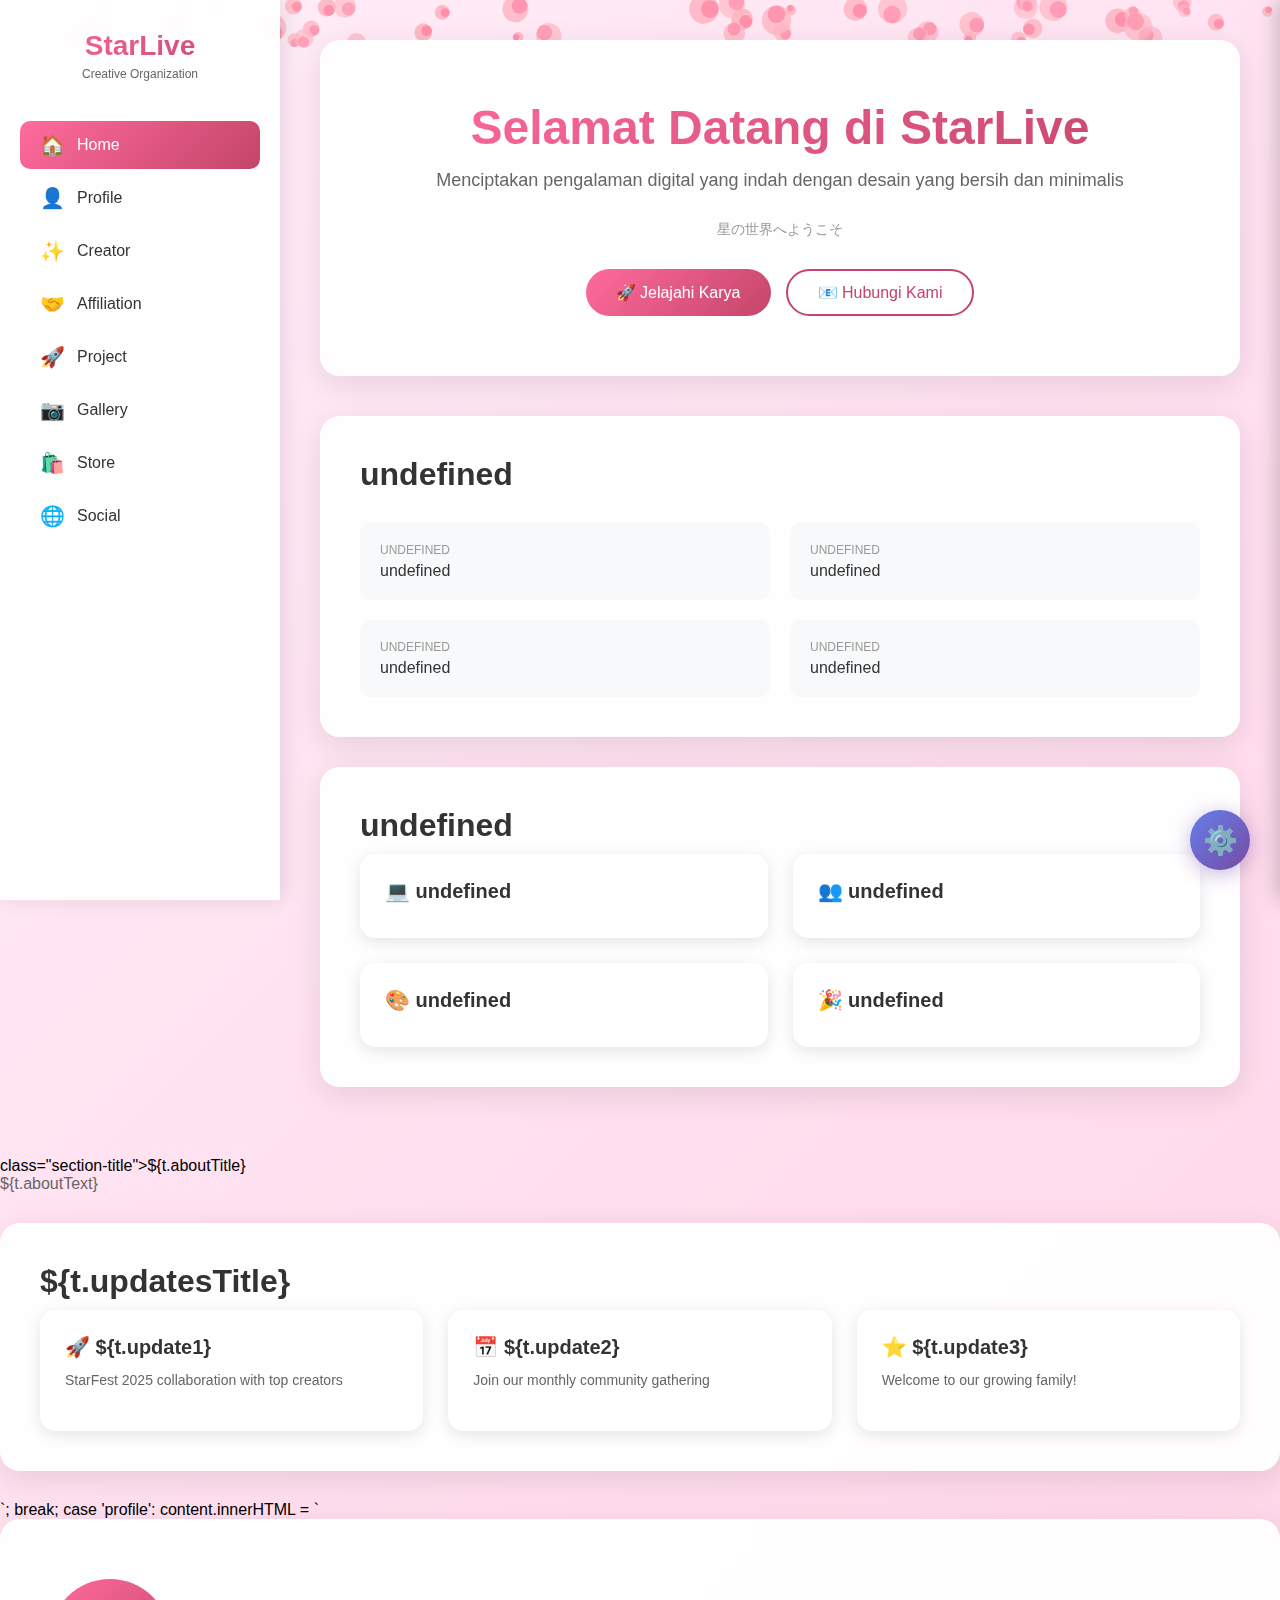
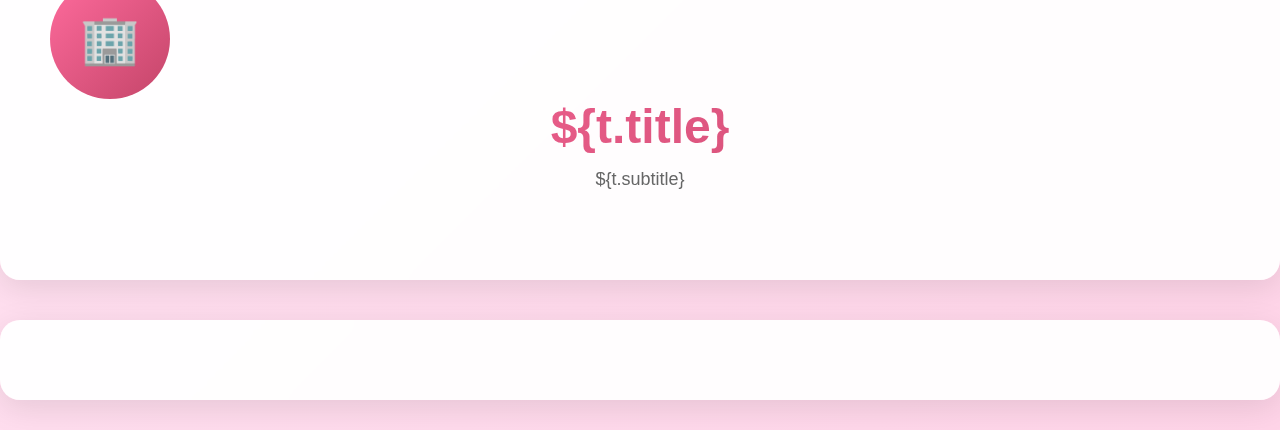
<file: index-all-in-1.html>
<!DOCTYPE html>
<html lang="id">
<head>
    <meta charset="UTF-8">
    <meta name="viewport" content="width=device-width, initial-scale=1.0">
    <title>StarLive - Creative Organization</title>
    <style>
        * {
            margin: 0;
            padding: 0;
            box-sizing: border-box;
        }

        body {
            font-family: 'Segoe UI', Tahoma, Geneva, Verdana, sans-serif;
            overflow-x: hidden;
            transition: background 0.5s ease;
        }

        /* Theme Backgrounds */
        body.spring {
            background: linear-gradient(135deg, #ffeef8 0%, #ffe0f0 50%, #ffd4e8 100%);
        }

        body.summer {
            background: linear-gradient(135deg, #e0f7ff 0%, #b3e5fc 50%, #81d4fa 100%);
        }

        body.autumn {
            background: linear-gradient(135deg, #fff3e0 0%, #ffe0b2 50%, #ffcc80 100%);
        }

        body.winter {
            background: linear-gradient(135deg, #e3f2fd 0%, #bbdefb 50%, #90caf9 100%);
        }

        /* Animation Canvas */
        #animation-canvas {
            position: fixed;
            top: 0;
            left: 0;
            width: 100%;
            height: 100%;
            pointer-events: none;
            z-index: 1;
        }

        /* Navigation Sidebar */
        .sidebar {
            position: fixed;
            left: 0;
            top: 0;
            width: 280px;
            height: 100vh;
            background: rgba(255, 255, 255, 0.95);
            backdrop-filter: blur(10px);
            padding: 30px 20px;
            box-shadow: 4px 0 20px rgba(0, 0, 0, 0.1);
            z-index: 100;
            overflow-y: auto;
            transition: transform 0.3s ease;
        }

        .sidebar-header {
            text-align: center;
            margin-bottom: 40px;
        }

        .sidebar-header h1 {
            font-size: 28px;
            background: linear-gradient(135deg, #ff6b9d, #c44569);
            -webkit-background-clip: text;
            -webkit-text-fill-color: transparent;
            background-clip: text;
            margin-bottom: 5px;
        }

        .sidebar-header p {
            font-size: 12px;
            color: #666;
        }

        .nav-menu {
            list-style: none;
        }

        .nav-item {
            margin-bottom: 5px;
        }

        .nav-link {
            display: flex;
            align-items: center;
            padding: 12px 20px;
            color: #333;
            text-decoration: none;
            border-radius: 10px;
            transition: all 0.3s ease;
            cursor: pointer;
        }

        .nav-link:hover {
            background: linear-gradient(135deg, #ff6b9d15, #c4456915);
            color: #c44569;
        }

        .nav-link.active {
            background: linear-gradient(135deg, #ff6b9d, #c44569);
            color: white;
        }

        .nav-icon {
            margin-right: 12px;
            font-size: 20px;
        }

        /* Main Content */
        .main-content {
            margin-left: 280px;
            padding: 40px;
            min-height: 100vh;
            position: relative;
            z-index: 2;
        }

        /* Header Section */
        .page-header {
            background: rgba(255, 255, 255, 0.95);
            backdrop-filter: blur(10px);
            padding: 60px 50px;
            border-radius: 20px;
            margin-bottom: 40px;
            box-shadow: 0 8px 32px rgba(0, 0, 0, 0.1);
            text-align: center;
        }

        .page-header h1 {
            font-size: 48px;
            margin-bottom: 15px;
            background: linear-gradient(135deg, #ff6b9d, #c44569);
            -webkit-background-clip: text;
            -webkit-text-fill-color: transparent;
            background-clip: text;
        }

        .page-header p {
            font-size: 18px;
            color: #666;
            margin-bottom: 30px;
        }

        .header-buttons {
            display: flex;
            gap: 15px;
            justify-content: center;
        }

        .btn {
            padding: 12px 30px;
            border-radius: 25px;
            border: none;
            cursor: pointer;
            font-size: 16px;
            transition: all 0.3s ease;
            text-decoration: none;
            display: inline-flex;
            align-items: center;
            gap: 8px;
        }

        .btn-primary {
            background: linear-gradient(135deg, #ff6b9d, #c44569);
            color: white;
        }

        .btn-primary:hover {
            transform: translateY(-2px);
            box-shadow: 0 8px 20px rgba(196, 69, 105, 0.3);
        }

        .btn-secondary {
            background: white;
            color: #c44569;
            border: 2px solid #c44569;
        }

        .btn-secondary:hover {
            background: #c44569;
            color: white;
        }

        /* Content Sections */
        .content-section {
            background: rgba(255, 255, 255, 0.95);
            backdrop-filter: blur(10px);
            padding: 40px;
            border-radius: 20px;
            margin-bottom: 30px;
            box-shadow: 0 8px 32px rgba(0, 0, 0, 0.1);
        }

        .section-title {
            font-size: 32px;
            margin-bottom: 10px;
            color: #333;
        }

        .section-subtitle {
            font-size: 16px;
            color: #666;
            margin-bottom: 30px;
        }

        /* Profile Section */
        .profile-container {
            display: flex;
            gap: 40px;
            align-items: center;
            margin-bottom: 40px;
        }

        .profile-image {
            width: 120px;
            height: 120px;
            border-radius: 50%;
            background: linear-gradient(135deg, #ff6b9d, #c44569);
            display: flex;
            align-items: center;
            justify-content: center;
            font-size: 48px;
            flex-shrink: 0;
        }

        .profile-info h3 {
            font-size: 24px;
            margin-bottom: 5px;
            color: #333;
        }

        .profile-info p {
            color: #666;
        }

        .info-grid {
            display: grid;
            grid-template-columns: repeat(2, 1fr);
            gap: 20px;
            margin-top: 30px;
        }

        .info-item {
            padding: 20px;
            background: #f8f9fa;
            border-radius: 10px;
        }

        .info-label {
            font-size: 12px;
            color: #999;
            margin-bottom: 5px;
            text-transform: uppercase;
        }

        .info-value {
            font-size: 16px;
            color: #333;
            font-weight: 500;
        }

        /* Card Grid */
        .card-grid {
            display: grid;
            grid-template-columns: repeat(auto-fit, minmax(300px, 1fr));
            gap: 25px;
        }

        .card {
            background: white;
            border-radius: 15px;
            overflow: hidden;
            box-shadow: 0 4px 15px rgba(0, 0, 0, 0.1);
            transition: all 0.3s ease;
            cursor: pointer;
        }

        .card:hover {
            transform: translateY(-8px);
            box-shadow: 0 12px 30px rgba(0, 0, 0, 0.15);
        }

        .card-image {
            width: 100%;
            height: 200px;
            background: linear-gradient(135deg, #667eea, #764ba2);
            display: flex;
            align-items: center;
            justify-content: center;
            font-size: 48px;
            position: relative;
        }

        .card-tag {
            position: absolute;
            top: 15px;
            right: 15px;
            background: rgba(255, 255, 255, 0.95);
            color: #c44569;
            padding: 6px 12px;
            border-radius: 20px;
            font-size: 12px;
            font-weight: bold;
        }

        .card-body {
            padding: 25px;
        }

        .card-title {
            font-size: 20px;
            margin-bottom: 10px;
            color: #333;
        }

        .card-description {
            color: #666;
            font-size: 14px;
            line-height: 1.6;
            margin-bottom: 15px;
        }

        .card-tags {
            display: flex;
            gap: 8px;
            flex-wrap: wrap;
        }

        .tag {
            background: #f0f0f0;
            padding: 5px 12px;
            border-radius: 15px;
            font-size: 12px;
            color: #666;
        }

        /* Social Cards */
        .social-card {
            display: flex;
            align-items: center;
            gap: 20px;
            padding: 25px;
            background: linear-gradient(135deg, #667eea, #764ba2);
            border-radius: 15px;
            color: white;
            text-decoration: none;
            transition: all 0.3s ease;
        }

        .social-card:hover {
            transform: scale(1.05);
        }

        .social-icon-large {
            font-size: 48px;
        }

        .social-info h3 {
            font-size: 20px;
            margin-bottom: 5px;
        }

        .social-info p {
            font-size: 14px;
            opacity: 0.9;
        }

        .social-handle {
            font-size: 16px;
            font-weight: 500;
            margin-top: 5px;
        }

        /* Settings FAB */
        .settings-fab {
            position: fixed;
            bottom: 30px;
            right: 30px;
            width: 60px;
            height: 60px;
            background: linear-gradient(135deg, #667eea, #764ba2);
            border-radius: 50%;
            display: flex;
            align-items: center;
            justify-content: center;
            cursor: pointer;
            box-shadow: 0 4px 20px rgba(118, 75, 162, 0.4);
            z-index: 1000;
            transition: transform 0.3s ease;
        }

        .settings-fab:hover {
            transform: scale(1.1);
        }

        .settings-fab-icon {
            font-size: 28px;
            color: white;
            transition: transform 0.3s ease;
        }

        .settings-fab.active .settings-fab-icon {
            transform: rotate(45deg);
        }

        /* Settings Panel */
        .settings-overlay {
            position: fixed;
            top: 0;
            left: 0;
            width: 100%;
            height: 100%;
            background: rgba(0, 0, 0, 0.5);
            z-index: 999;
            opacity: 0;
            pointer-events: none;
            transition: opacity 0.3s ease;
        }

        .settings-overlay.active {
            opacity: 1;
            pointer-events: all;
        }

        .settings-panel {
            position: fixed;
            right: -450px;
            top: 0;
            width: 450px;
            height: 100vh;
            background: white;
            box-shadow: -4px 0 20px rgba(0, 0, 0, 0.2);
            z-index: 1000;
            overflow-y: auto;
            transition: right 0.3s ease;
        }

        .settings-panel.active {
            right: 0;
        }

        .settings-header {
            padding: 30px;
            background: linear-gradient(135deg, #667eea, #764ba2);
            color: white;
        }

        .settings-close {
            float: right;
            font-size: 32px;
            cursor: pointer;
            line-height: 1;
            color: white;
        }

        .settings-title {
            font-size: 24px;
            margin-bottom: 5px;
            clear: both;
            padding-top: 10px;
        }

        .settings-user {
            display: flex;
            align-items: center;
            gap: 15px;
            margin-top: 20px;
        }

        .settings-avatar {
            width: 48px;
            height: 48px;
            border-radius: 50%;
            background: white;
            display: flex;
            align-items: center;
            justify-content: center;
            font-size: 24px;
        }

        .settings-user-info h4 {
            font-size: 16px;
            margin-bottom: 3px;
        }

        .settings-user-info p {
            font-size: 12px;
            opacity: 0.9;
        }

        .settings-body {
            padding: 30px;
        }

        .settings-section {
            margin-bottom: 35px;
        }

        .settings-section-header {
            display: flex;
            align-items: center;
            gap: 10px;
            margin-bottom: 15px;
        }

        .settings-section-icon {
            font-size: 24px;
        }

        .settings-section-title {
            font-size: 18px;
            font-weight: 600;
            color: #333;
        }

        .settings-description {
            font-size: 14px;
            color: #666;
            margin-bottom: 20px;
        }

        .theme-grid {
            display: grid;
            grid-template-columns: repeat(3, 1fr);
            gap: 15px;
        }

        .theme-option {
            padding: 20px;
            border: 2px solid #e0e0e0;
            border-radius: 12px;
            text-align: center;
            cursor: pointer;
            transition: all 0.3s ease;
        }

        .theme-option:hover {
            border-color: #667eea;
            background: #f8f9ff;
        }

        .theme-option.active {
            border-color: #667eea;
            background: linear-gradient(135deg, #667eea15, #764ba215);
        }

        .theme-icon {
            font-size: 32px;
            margin-bottom: 8px;
        }

        .theme-name {
            font-size: 14px;
            color: #333;
            font-weight: 500;
        }

        .toggle-container {
            display: flex;
            justify-content: space-between;
            align-items: center;
            padding: 15px;
            background: #f8f9fa;
            border-radius: 10px;
            margin-bottom: 10px;
        }

        .toggle-label {
            font-size: 15px;
            color: #333;
        }

        .toggle-switch {
            position: relative;
            width: 50px;
            height: 26px;
            background: #ccc;
            border-radius: 13px;
            cursor: pointer;
            transition: background 0.3s;
        }

        .toggle-switch.active {
            background: #4caf50;
        }

        .toggle-switch::after {
            content: '';
            position: absolute;
            width: 20px;
            height: 20px;
            background: white;
            border-radius: 50%;
            top: 3px;
            left: 3px;
            transition: left 0.3s;
            box-shadow: 0 2px 4px rgba(0, 0, 0, 0.2);
        }

        .toggle-switch.active::after {
            left: 27px;
        }

        .language-grid {
            display: grid;
            grid-template-columns: repeat(2, 1fr);
            gap: 12px;
        }

        .language-option {
            padding: 15px;
            border: 2px solid #e0e0e0;
            border-radius: 10px;
            text-align: center;
            cursor: pointer;
            transition: all 0.3s ease;
            font-size: 14px;
            font-weight: 500;
        }

        .language-option:hover {
            border-color: #667eea;
            background: #f8f9ff;
        }

        .language-option.active {
            border-color: #667eea;
            background: linear-gradient(135deg, #667eea, #764ba2);
            color: white;
        }

        /* Mobile Toggle */
        .mobile-toggle {
            display: none;
            position: fixed;
            top: 20px;
            left: 20px;
            width: 50px;
            height: 50px;
            background: linear-gradient(135deg, #ff6b9d, #c44569);
            border-radius: 50%;
            align-items: center;
            justify-content: center;
            cursor: pointer;
            z-index: 101;
            box-shadow: 0 4px 15px rgba(196, 69, 105, 0.3);
        }

        .mobile-toggle span {
            color: white;
            font-size: 24px;
        }

        /* Responsive */
        @media (max-width: 768px) {
            .sidebar {
                transform: translateX(-100%);
            }

            .sidebar.active {
                transform: translateX(0);
            }

            .main-content {
                margin-left: 0;
                padding: 20px;
            }

            .mobile-toggle {
                display: flex;
            }

            .page-header {
                padding: 40px 30px;
            }

            .page-header h1 {
                font-size: 32px;
            }

            .profile-container {
                flex-direction: column;
                text-align: center;
            }

            .card-grid {
                grid-template-columns: 1fr;
            }

            .settings-panel {
                width: 100%;
                right: -100%;
            }

            .info-grid {
                grid-template-columns: 1fr;
            }
        }
    </style>
</head>
<body class="spring">
    <canvas id="animation-canvas"></canvas>

    <!-- Mobile Menu Toggle -->
    <div class="mobile-toggle" onclick="toggleSidebar()">
        <span>☰</span>
    </div>

    <!-- Sidebar Navigation -->
    <nav class="sidebar" id="sidebar">
        <div class="sidebar-header">
            <h1 id="sidebar-title">StarLive</h1>
            <p id="sidebar-subtitle">Creative Organization</p>
        </div>
        <ul class="nav-menu">
            <li class="nav-item">
                <a class="nav-link active" onclick="navigateTo('home')">
                    <span class="nav-icon">🏠</span>
                    <span id="nav-home">Home</span>
                </a>
            </li>
            <li class="nav-item">
                <a class="nav-link" onclick="navigateTo('profile')">
                    <span class="nav-icon">👤</span>
                    <span id="nav-profile">Profile</span>
                </a>
            </li>
            <li class="nav-item">
                <a class="nav-link" onclick="navigateTo('creator')">
                    <span class="nav-icon">✨</span>
                    <span id="nav-creator">Creator</span>
                </a>
            </li>
            <li class="nav-item">
                <a class="nav-link" onclick="navigateTo('affiliation')">
                    <span class="nav-icon">🤝</span>
                    <span id="nav-affiliation">Affiliation</span>
                </a>
            </li>
            <li class="nav-item">
                <a class="nav-link" onclick="navigateTo('project')">
                    <span class="nav-icon">🚀</span>
                    <span id="nav-project">Project</span>
                </a>
            </li>
            <li class="nav-item">
                <a class="nav-link" onclick="navigateTo('gallery')">
                    <span class="nav-icon">📷</span>
                    <span id="nav-gallery">Gallery</span>
                </a>
            </li>
            <li class="nav-item">
                <a class="nav-link" onclick="navigateTo('store')">
                    <span class="nav-icon">🛍️</span>
                    <span id="nav-store">Store</span>
                </a>
            </li>
            <li class="nav-item">
                <a class="nav-link" onclick="navigateTo('social')">
                    <span class="nav-icon">🌐</span>
                    <span id="nav-social">Social</span>
                </a>
            </li>
        </ul>
    </nav>

    <!-- Main Content -->
    <main class="main-content" id="main-content">
        <!-- Content will be loaded dynamically -->
    </main>

    <!-- Settings FAB -->
    <div class="settings-fab" onclick="toggleSettings()">
        <span class="settings-fab-icon">⚙️</span>
    </div>

    <!-- Settings Overlay -->
    <div class="settings-overlay" id="settings-overlay" onclick="toggleSettings()"></div>

    <!-- Settings Panel -->
    <div class="settings-panel" id="settings-panel">
        <div class="settings-header">
            <span class="settings-close" onclick="toggleSettings()">✕</span>
            <h2 class="settings-title" id="settings-main-title">Settings & Preferences</h2>
            <div class="settings-user">
                <div class="settings-avatar">👤</div>
                <div class="settings-user-info">
                    <h4>StarLive User</h4>
                    <p>user@starlive.com</p>
                </div>
            </div>
        </div>
        <div class="settings-body">
            <!-- Theme Section -->
            <div class="settings-section">
                <div class="settings-section-header">
                    <span class="settings-section-icon">🎨</span>
                    <h3 class="settings-section-title" id="settings-theme-title">Theme Settings</h3>
                </div>
                <p class="settings-description" id="settings-theme-desc">Choose your preferred theme and color scheme for the best experience.</p>
                <div class="theme-grid">
                    <div class="theme-option active" onclick="setTheme('spring')">
                        <div class="theme-icon">🌸</div>
                        <div class="theme-name">Spring</div>
                    </div>
                    <div class="theme-option" onclick="setTheme('summer')">
                        <div class="theme-icon">☀️</div>
                        <div class="theme-name">Summer</div>
                    </div>
                    <div class="theme-option" onclick="setTheme('autumn')">
                        <div class="theme-icon">🍂</div>
                        <div class="theme-name">Autumn</div>
                    </div>
                    <div class="theme-option" onclick="setTheme('winter')">
                        <div class="theme-icon">❄️</div>
                        <div class="theme-name">Winter</div>
                    </div>
                </div>
                <div style="margin-top: 20px;">
                    <div class="toggle-container">
                        <span class="toggle-label" id="auto-season-label">Auto Season Mode</span>
                        <div class="toggle-switch" id="auto-season-toggle" onclick="toggleAutoSeason()"></div>
                    </div>
                </div>
            </div>

            <!-- Animation Section -->
            <div class="settings-section">
                <div class="settings-section-header">
                    <span class="settings-section-icon">✨</span>
                    <h3 class="settings-section-title" id="settings-animation-title">Animation Control</h3>
                </div>
                <p class="settings-description" id="settings-animation-desc">Control background animations and visual effects.</p>
                <div class="toggle-container">
                    <span class="toggle-label" id="snow-animation-label">Background Animation</span>
                    <div class="toggle-switch active" id="animation-toggle" onclick="toggleAnimation()"></div>
                </div>
                <div class="toggle-container">
                    <span class="toggle-label" id="hover-effects-label">Hover Effects</span>
                    <div class="toggle-switch active" id="hover-toggle" onclick="toggleHoverEffects()"></div>
                </div>
            </div>

            <!-- Language Section -->
            <div class="settings-section">
                <div class="settings-section-header">
                    <span class="settings-section-icon">🌐</span>
                    <h3 class="settings-section-title" id="settings-language-title">Language Selection</h3>
                </div>
                <p class="settings-description" id="settings-language-desc">Choose your preferred language for the interface.</p>
                <div class="language-grid">
                    <div class="language-option active" onclick="setLanguage('id')">
                        <div>🇮🇩 Bahasa Indonesia</div>
                    </div>
                    <div class="language-option" onclick="setLanguage('en')">
                        <div>🇬🇧 English</div>
                    </div>
                    <div class="language-option" onclick="setLanguage('jp')">
                        <div>🇯🇵 日本語</div>
                    </div>
                    <div class="language-option" onclick="setLanguage('cn')">
                        <div>🇨🇳 中文</div>
                    </div>
                    <div class="language-option" onclick="setLanguage('de')">
                        <div>🇩🇪 Deutsch</div>
                    </div>
                </div>
            </div>

            <!-- Notifications Section -->
            <div class="settings-section">
                <div class="settings-section-header">
                    <span class="settings-section-icon">🔔</span>
                    <h3 class="settings-section-title" id="settings-notification-title">Notification Preferences</h3>
                </div>
                <p class="settings-description" id="settings-notification-desc">Manage your notification settings and alerts.</p>
                <div class="toggle-container">
                    <span class="toggle-label" id="email-notif-label">Email Notifications</span>
                    <div class="toggle-switch active" id="email-toggle" onclick="toggleEmailNotifications()"></div>
                </div>
                <div class="toggle-container">
                    <span class="toggle-label" id="push-notif-label">Push Notifications</span>
                    <div class="toggle-switch" id="push-toggle" onclick="togglePushNotifications()"></div>
                </div>
            </div>
        </div>
    </div>

    <script>
        // Translations
        const translations = {
            id: {
                sidebarTitle: 'StarLive',
                sidebarSubtitle: 'Organisasi Kreatif',
                navHome: 'Beranda',
                navProfile: 'Profil',
                navCreator: 'Kreator',
                navAffiliation: 'Afiliasi',
                navProject: 'Proyek',
                navGallery: 'Galeri',
                navStore: 'Toko',
                navSocial: 'Sosial',
                settingsMainTitle: 'Pengaturan & Preferensi',
                settingsThemeTitle: 'Pengaturan Tema',
                settingsThemeDesc: 'Pilih tema dan skema warna yang Anda sukai untuk pengalaman terbaik.',
                settingsAnimationTitle: 'Kontrol Animasi',
                settingsAnimationDesc: 'Kontrol animasi latar belakang dan efek visual.',
                settingsLanguageTitle: 'Pilihan Bahasa',
                settingsLanguageDesc: 'Pilih bahasa yang Anda sukai untuk antarmuka.',
                settingsNotificationTitle: 'Preferensi Notifikasi',
                settingsNotificationDesc: 'Kelola pengaturan notifikasi dan peringatan Anda.',
                autoSeasonLabel: 'Mode Musim Otomatis',
                snowAnimationLabel: 'Animasi Latar Belakang',
                hoverEffectsLabel: 'Efek Hover',
                emailNotifLabel: 'Notifikasi Email',
                pushNotifLabel: 'Notifikasi Push',
                home: {
                    title: 'Selamat Datang di StarLive',
                    subtitle: 'Menciptakan pengalaman digital yang indah dengan desain yang bersih dan minimalis',
                    subtitle2: '星の世界へようこそ',
                    exploreBtn: '🚀 Jelajahi Karya',
                    contactBtn: '📧 Hubungi Kami',
                    aboutTitle: 'Tentang Kami',
                    aboutText: 'StarLive adalah organisasi kreatif yang berfokus pada pengembangan konten digital, kolaborasi kreator, dan inovasi teknologi. Kami menghubungkan talenta kreatif dengan peluang untuk berkembang.',
                    updatesTitle: 'Pembaruan Terbaru',
                    update1: 'Proyek kolaborasi baru diluncurkan!',
                    update2: 'Event komunitas bulan depan',
                    update3: '5 kreator baru bergabung'
                },
                profile: {
                    title: 'Profil Organisasi',
                    subtitle: 'Informasi lengkap tentang StarLive',
                    aboutTitle: 'Tentang Kami',
                    personalInfoTitle: 'Informasi Organisasi',
                    nameLabel: 'Nama',
                    nameValue: 'StarLive Creative',
                    establishedLabel: 'Didirikan',
                    establishedValue: '2023',
                    locationLabel: 'Lokasi',
                    locationValue: 'Jakarta, Indonesia',
                    typeLabel: 'Tipe',
                    typeValue: 'Organisasi Kreatif',
                    skillsTitle: 'Keahlian & Spesialisasi',
                    skill1: 'Produksi Konten Digital',
                    skill2: 'Manajemen Kreator',
                    skill3: 'Pengembangan Brand',
                    skill4: 'Event & Community'
                },
                creator: {
                    title: 'Daftar Kreator',
                    subtitle: 'Temui talenta kreatif kami'
                },
                affiliation: {
                    title: 'Afiliasi Kami',
                    subtitle: 'Mitra dan organisasi yang bekerja sama dengan kami'
                },
                project: {
                    title: 'Proyek Kami',
                    subtitle: 'Karya dan kolaborasi terbaru',
                    by: 'Oleh'
                },
                gallery: {
                    title: 'Galeri Dokumentasi',
                    subtitle: 'Momen berharga dari kegiatan kami'
                },
                store: {
                    title: 'Toko StarLive',
                    subtitle: 'Produk eksklusif dan merchandise'
                },
                social: {
                    title: 'Media Sosial',
                    subtitle: 'Ikuti kami di berbagai platform'
                }
            },
            en: {
                sidebarTitle: 'StarLive',
                sidebarSubtitle: 'Creative Organization',
                navHome: 'Home',
                navProfile: 'Profile',
                navCreator: 'Creator',
                navAffiliation: 'Affiliation',
                navProject: 'Project',
                navGallery: 'Gallery',
                navStore: 'Store',
                navSocial: 'Social',
                settingsMainTitle: 'Settings & Preferences',
                settingsThemeTitle: 'Theme Settings',
                settingsThemeDesc: 'Choose your preferred theme and color scheme for the best experience.',
                settingsAnimationTitle: 'Animation Control',
                settingsAnimationDesc: 'Control background animations and visual effects.',
                settingsLanguageTitle: 'Language Selection',
                settingsLanguageDesc: 'Choose your preferred language for the interface.',
                settingsNotificationTitle: 'Notification Preferences',
                settingsNotificationDesc: 'Manage your notification settings and alerts.',
                autoSeasonLabel: 'Auto Season Mode',
                snowAnimationLabel: 'Background Animation',
                hoverEffectsLabel: 'Hover Effects',
                emailNotifLabel: 'Email Notifications',
                pushNotifLabel: 'Push Notifications',
                home: {
                    title: 'Welcome to StarLive',
                    subtitle: 'Creating beautiful digital experiences with clean, minimalist design',
                    subtitle2: 'Welcome to the world of stars',
                    exploreBtn: '🚀 Explore Work',
                    contactBtn: '📧 Contact Us',
                    aboutTitle: 'About Us',
                    aboutText: 'StarLive is a creative organization focused on digital content development, creator collaboration, and technological innovation.',
                    updatesTitle: 'Latest Updates',
                    update1: 'New collaboration project launched!',
                    update2: 'Community event next month',
                    update3: '5 new creators joined'
                },
                profile: {
                    title: 'Organization Profile',
                    subtitle: 'Complete information about StarLive',
                    aboutTitle: 'About Us',
                    personalInfoTitle: 'Organization Information',
                    nameLabel: 'Name',
                    nameValue: 'StarLive Creative',
                    establishedLabel: 'Established',
                    establishedValue: '2023',
                    locationLabel: 'Location',
                    locationValue: 'Jakarta, Indonesia',
                    typeLabel: 'Type',
                    typeValue: 'Creative Organization',
                    skillsTitle: 'Skills & Expertise',
                    skill1: 'Digital Content Production',
                    skill2: 'Creator Management',
                    skill3: 'Brand Development',
                    skill4: 'Event & Community'
                },
                creator: {
                    title: 'Our Creators',
                    subtitle: 'Meet our creative talents'
                },
                affiliation: {
                    title: 'Our Affiliations',
                    subtitle: 'Partners and organizations working with us'
                },
                project: {
                    title: 'Our Projects',
                    subtitle: 'Latest works and collaborations',
                    by: 'By'
                },
                gallery: {
                    title: 'Documentation Gallery',
                    subtitle: 'Precious moments from our activities'
                },
                store: {
                    title: 'StarLive Store',
                    subtitle: 'Exclusive products and merchandise'
                },
                social: {
                    title: 'Social Media',
                    subtitle: 'Follow us on various platforms'
                }
            },
            jp: {
                sidebarTitle: 'StarLive',
                sidebarSubtitle: 'クリエイティブ組織',
                navHome: 'ホーム',
                navProfile: 'プロフィール',
                navCreator: 'クリエイター',
                navAffiliation: '提携',
                navProject: 'プロジェクト',
                navGallery: 'ギャラリー',
                navStore: 'ストア',
                navSocial: 'ソーシャル',
                settingsMainTitle: '設定と環境設定',
                settingsThemeTitle: 'テーマ設定',
                settingsThemeDesc: '最高のエクスペリエンスのために、お好みのテーマとカラースキームを選択してください。',
                settingsAnimationTitle: 'アニメーション制御',
                settingsAnimationDesc: '背景アニメーションと視覚効果を制御します。',
                settingsLanguageTitle: '言語選択',
                settingsLanguageDesc: 'インターフェースの言語を選択してください。',
                settingsNotificationTitle: '通知設定',
                settingsNotificationDesc: '通知設定とアラートを管理します。',
                autoSeasonLabel: '自動シーズンモード',
                snowAnimationLabel: '背景アニメーション',
                hoverEffectsLabel: 'ホバー効果',
                emailNotifLabel: 'メール通知',
                pushNotifLabel: 'プッシュ通知',
                home: {
                    title: 'StarLiveへようこそ',
                    subtitle: 'クリーンでミニマリストなデザインで美しいデジタル体験を創造',
                    subtitle2: '星の世界へようこそ',
                    exploreBtn: '🚀 作品を見る',
                    contactBtn: '📧 お問い合わせ',
                    aboutTitle: '私たちについて',
                    aboutText: 'StarLiveは、デジタルコンテンツ開発、クリエイターコラボレーション、技術革新に焦点を当てたクリエイティブ組織です。',
                    updatesTitle: '最新情報',
                    update1: '新しいコラボプロジェクト開始！',
                    update2: '来月コミュニティイベント',
                    update3: '5人の新しいクリエイターが参加'
                },
                profile: {
                    title: '組織プロフィール',
                    subtitle: 'StarLiveに関する完全な情報',
                    aboutTitle: '私たちについて',
                    personalInfoTitle: '組織情報',
                    nameLabel: '名前',
                    nameValue: 'StarLive Creative',
                    establishedLabel: '設立',
                    establishedValue: '2023年',
                    locationLabel: '場所',
                    locationValue: 'ジャカルタ、インドネシア',
                    typeLabel: 'タイプ',
                    typeValue: 'クリエイティブ組織',
                    skillsTitle: 'スキルと専門知識',
                    skill1: 'デジタルコンテンツ制作',
                    skill2: 'クリエイター管理',
                    skill3: 'ブランド開発',
                    skill4: 'イベント＆コミュニティ'
                },
                creator: {
                    title: 'クリエイター',
                    subtitle: '私たちのクリエイティブな才能'
                },
                affiliation: {
                    title: '提携',
                    subtitle: '私たちと協力するパートナーと組織'
                },
                project: {
                    title: 'プロジェクト',
                    subtitle: '最新の作品とコラボレーション',
                    by: '作成者'
                },
                gallery: {
                    title: 'ギャラリー',
                    subtitle: '私たちの活動からの貴重な瞬間'
                },
                store: {
                    title: 'ストア',
                    subtitle: '限定商品とグッズ'
                },
                social: {
                    title: 'ソーシャルメディア',
                    subtitle: '様々なプラットフォームでフォロー'
                }
            },
            cn: {
                sidebarTitle: 'StarLive',
                sidebarSubtitle: '创意组织',
                navHome: '主页',
                navProfile: '简介',
                navCreator: '创作者',
                navAffiliation: '附属机构',
                navProject: '项目',
                navGallery: '画廊',
                navStore: '商店',
                navSocial: '社交',
                settingsMainTitle: '设置和偏好',
                settingsThemeTitle: '主题设置',
                settingsThemeDesc: '选择您喜欢的主题和配色方案以获得最佳体验。',
                settingsAnimationTitle: '动画控制',
                settingsAnimationDesc: '控制背景动画和视觉效果。',
                settingsLanguageTitle: '语言选择',
                settingsLanguageDesc: '选择界面的首选语言。',
                settingsNotificationTitle: '通知偏好',
                settingsNotificationDesc: '管理您的通知设置和警报。',
                autoSeasonLabel: '自动季节模式',
                snowAnimationLabel: '背景动画',
                hoverEffectsLabel: '悬停效果',
                emailNotifLabel: '电子邮件通知',
                pushNotifLabel: '推送通知',
                home: {
                    title: '欢迎来到StarLive',
                    subtitle: '以简洁、简约的设计创造美丽的数字体验',
                    subtitle2: '欢迎来到星星的世界',
                    exploreBtn: '🚀 探索作品',
                    contactBtn: '📧 联系我们',
                    aboutTitle: '关于我们',
                    aboutText: 'StarLive是一个专注于数字内容开发、创作者协作和技术创新的创意组织。',
                    updatesTitle: '最新更新',
                    update1: '新的合作项目启动！',
                    update2: '下个月社区活动',
                    update3: '5位新创作者加入'
                },
                profile: {
                    title: '组织简介',
                    subtitle: '关于StarLive的完整信息',
                    aboutTitle: '关于我们',
                    personalInfoTitle: '组织信息',
                    nameLabel: '名称',
                    nameValue: 'StarLive Creative',
                    establishedLabel: '成立',
                    establishedValue: '2023年',
                    locationLabel: '地点',
                    locationValue: '雅加达，印度尼西亚',
                    typeLabel: '类型',
                    typeValue: '创意组织',
                    skillsTitle: '技能与专长',
                    skill1: '数字内容制作',
                    skill2: '创作者管理',
                    skill3: '品牌开发',
                    skill4: '活动与社区'
                },
                creator: {
                    title: '创作者',
                    subtitle: '认识我们的创意人才'
                },
                affiliation: {
                    title: '附属机构',
                    subtitle: '与我们合作的合作伙伴和组织'
                },
                project: {
                    title: '项目',
                    subtitle: '最新作品和合作',
                    by: '由'
                },
                gallery: {
                    title: '画廊',
                    subtitle: '我们活动中的珍贵时刻'
                },
                store: {
                    title: '商店',
                    subtitle: '独家产品和商品'
                },
                social: {
                    title: '社交媒体',
                    subtitle: '在各种平台上关注我们'
                }
            },
            de: {
                sidebarTitle: 'StarLive',
                sidebarSubtitle: 'Kreative Organisation',
                navHome: 'Startseite',
                navProfile: 'Profil',
                navCreator: 'Schöpfer',
                navAffiliation: 'Zugehörigkeit',
                navProject: 'Projekt',
                navGallery: 'Galerie',
                navStore: 'Geschäft',
                navSocial: 'Sozial',
                settingsMainTitle: 'Einstellungen & Präferenzen',
                settingsThemeTitle: 'Theme-Einstellungen',
                settingsThemeDesc: 'Wählen Sie Ihr bevorzugtes Theme und Farbschema für die beste Erfahrung.',
                settingsAnimationTitle: 'Animationssteuerung',
                settingsAnimationDesc: 'Steuerung von Hintergrundanimationen und visuellen Effekten.',
                settingsLanguageTitle: 'Sprachauswahl',
                settingsLanguageDesc: 'Wählen Sie Ihre bevorzugte Sprache für die Benutzeroberfläche.',
                settingsNotificationTitle: 'Benachrichtigungspräferenzen',
                settingsNotificationDesc: 'Verwalten Sie Ihre Benachrichtigungseinstellungen und Alarme.',
                autoSeasonLabel: 'Automatischer Saisonmodus',
                snowAnimationLabel: 'Hintergrundanimation',
                hoverEffectsLabel: 'Hover-Effekte',
                emailNotifLabel: 'E-Mail-Benachrichtigungen',
                pushNotifLabel: 'Push-Benachrichtigungen',
                home: {
                    title: 'Willkommen bei StarLive',
                    subtitle: 'Erstellen Sie schöne digitale Erlebnisse mit sauberem, minimalistischem Design',
                    subtitle2: 'Willkommen in der Welt der Sterne',
                    exploreBtn: '🚀 Arbeit erkunden',
                    contactBtn: '📧 Kontaktieren Sie uns',
                    aboutTitle: 'Über uns',
                    aboutText: 'StarLive ist eine kreative Organisation, die sich auf digitale Inhaltsentwicklung, Zusammenarbeit mit Schöpfern und technologische Innovation konzentriert.',
                    updatesTitle: 'Neueste Updates',
                    update1: 'Neues Kooperationsprojekt gestartet!',
                    update2: 'Community-Event nächsten Monat',
                    update3: '5 neue Schöpfer beigetreten'
                },
                profile: {
                    title: 'Organisationsprofil',
                    subtitle: 'Vollständige Informationen über StarLive',
                    aboutTitle: 'Über uns',
                    personalInfoTitle: 'Organisationsinformationen',
                    nameLabel: 'Name',
                    nameValue: 'StarLive Creative',
                    establishedLabel: 'Gegründet',
                    establishedValue: '2023',
                    locationLabel: 'Standort',
                    locationValue: 'Jakarta, Indonesien',
                    typeLabel: 'Typ',
                    typeValue: 'Kreative Organisation',
                    skillsTitle: 'Fähigkeiten & Expertise',
                    skill1: 'Digitale Inhaltsproduktion',
                    skill2: 'Schöpferverwaltung',
                    skill3: 'Markenentwicklung',
                    skill4: 'Event & Community'
                },
                creator: {
                    title: 'Schöpfer',
                    subtitle: 'Treffen Sie unsere kreativen Talente'
                },
                affiliation: {
                    title: 'Zugehörigkeiten',
                    subtitle: 'Partner und Organisationen, die mit uns arbeiten'
                },
                project: {
                    title: 'Projekte',
                    subtitle: 'Neueste Arbeiten und Kooperationen',
                    by: 'Von'
                },
                gallery: {
                    title: 'Galerie',
                    subtitle: 'Kostbare Momente aus unseren Aktivitäten'
                },
                store: {
                    title: 'Geschäft',
                    subtitle: 'Exklusive Produkte und Merchandise'
                },
                social: {
                    title: 'Soziale Medien',
                    subtitle: 'Folgen Sie uns auf verschiedenen Plattformen'
                }
            }
        };

        // State
        let currentTheme = 'spring';
        let currentLang = 'id';
        let currentPage = 'home';
        let animationEnabled = true;
        let autoSeasonEnabled = false;
        let hoverEnabled = true;
        let animationItems = [];

        // Animation Canvas
        const canvas = document.getElementById('animation-canvas');
        const ctx = canvas.getContext('2d');

        function resizeCanvas() {
            canvas.width = window.innerWidth;
            canvas.height = window.innerHeight;
        }
        resizeCanvas();
        window.addEventListener('resize', resizeCanvas);

        // Particle Class
        class Particle {
            constructor() {
                this.reset();
            }

            reset() {
                this.x = Math.random() * canvas.width;
                this.y = -20;
                this.speed = 1 + Math.random() * 2;
                this.size = 10 + Math.random() * 20;
                this.rotation = Math.random() * 360;
                this.rotationSpeed = (Math.random() - 0.5) * 2;
                this.opacity = 0.6 + Math.random() * 0.4;
                this.drift = (Math.random() - 0.5) * 2;
            }

            update() {
                this.y += this.speed;
                this.x += this.drift;
                this.rotation += this.rotationSpeed;
                if (this.y > canvas.height) this.reset();
            }

            draw() {
                ctx.save();
                ctx.globalAlpha = this.opacity;
                ctx.translate(this.x, this.y);
                ctx.rotate(this.rotation * Math.PI / 180);

                if (currentTheme === 'winter') {
                    ctx.fillStyle = '#ffffff';
                    ctx.beginPath();
                    for (let i = 0; i < 6; i++) {
                        ctx.moveTo(0, 0);
                        ctx.lineTo(0, -this.size);
                        ctx.rotate(Math.PI / 3);
                    }
                    ctx.fill();
                } else if (currentTheme === 'autumn') {
                    ctx.fillStyle = '#ff6b35';
                    ctx.beginPath();
                    ctx.moveTo(0, -this.size);
                    ctx.lineTo(this.size * 0.3, 0);
                    ctx.lineTo(this.size * 0.5, this.size * 0.5);
                    ctx.lineTo(0, this.size * 0.3);
                    ctx.lineTo(-this.size * 0.5, this.size * 0.5);
                    ctx.lineTo(-this.size * 0.3, 0);
                    ctx.closePath();
                    ctx.fill();
                } else if (currentTheme === 'spring') {
                    ctx.fillStyle = '#ffb7c5';
                    ctx.beginPath();
                    ctx.arc(0, 0, this.size * 0.5, 0, Math.PI * 2);
                    ctx.fill();
                    ctx.fillStyle = '#ff8fab';
                    ctx.beginPath();
                    ctx.arc(this.size * 0.2, 0, this.size * 0.3, 0, Math.PI * 2);
                    ctx.fill();
                } else if (currentTheme === 'summer') {
                    ctx.fillStyle = '#4caf50';
                    for (let i = 0; i < 4; i++) {
                        ctx.beginPath();
                        ctx.arc(Math.cos(i * Math.PI / 2) * this.size * 0.3, 
                                Math.sin(i * Math.PI / 2) * this.size * 0.3, 
                                this.size * 0.4, 0, Math.PI * 2);
                        ctx.fill();
                    }
                }
                ctx.restore();
            }
        }

        function initAnimation() {
            animationItems = [];
            for (let i = 0; i < 50; i++) {
                animationItems.push(new Particle());
            }
        }

        function animate() {
            if (animationEnabled) {
                ctx.clearRect(0, 0, canvas.width, canvas.height);
                animationItems.forEach(item => {
                    item.update();
                    item.draw();
                });
            } else {
                ctx.clearRect(0, 0, canvas.width, canvas.height);
            }
            requestAnimationFrame(animate);
        }

        initAnimation();
        animate();

        // Navigation
        function navigateTo(page) {
            currentPage = page;
            document.querySelectorAll('.nav-link').forEach(link => link.classList.remove('active'));
            event.target.closest('.nav-link').classList.add('active');
            loadPage(page);
            if (window.innerWidth <= 768) {
                toggleSidebar();
            }
        }

        function toggleSidebar() {
            document.getElementById('sidebar').classList.toggle('active');
        }

        function toggleSettings() {
            const fab = document.querySelector('.settings-fab');
            const overlay = document.getElementById('settings-overlay');
            const panel = document.getElementById('settings-panel');
            fab.classList.toggle('active');
            overlay.classList.toggle('active');
            panel.classList.toggle('active');
        }

        function setTheme(theme) {
            currentTheme = theme;
            document.body.className = theme;
            document.querySelectorAll('.theme-option').forEach(opt => opt.classList.remove('active'));
            event.target.closest('.theme-option').classList.add('active');
            initAnimation();
        }

        function toggleAutoSeason() {
            autoSeasonEnabled = !autoSeasonEnabled;
            document.getElementById('auto-season-toggle').classList.toggle('active');
            if (autoSeasonEnabled) {
                const month = new Date().getMonth() + 1;
                let season;
                if (month >= 3 && month <= 5) season = 'spring';
                else if (month >= 6 && month <= 8) season = 'summer';
                else if (month >= 9 && month <= 11) season = 'autumn';
                else season = 'winter';
                currentTheme = season;
                document.body.className = season;
                initAnimation();
            }
        }

        function toggleAnimation() {
            animationEnabled = !animationEnabled;
            document.getElementById('animation-toggle').classList.toggle('active');
        }

        function toggleHoverEffects() {
            hoverEnabled = !hoverEnabled;
            document.getElementById('hover-toggle').classList.toggle('active');
        }

        function toggleEmailNotifications() {
            document.getElementById('email-toggle').classList.toggle('active');
        }

        function togglePushNotifications() {
            document.getElementById('push-toggle').classList.toggle('active');
        }

        function setLanguage(lang) {
            currentLang = lang;
            document.querySelectorAll('.language-option').forEach(opt => opt.classList.remove('active'));
            event.target.closest('.language-option').classList.add('active');
            updateLanguage();
            loadPage(currentPage);
        }

        function updateLanguage() {
            const t = translations[currentLang];
            document.getElementById('sidebar-title').textContent = t.sidebarTitle;
            document.getElementById('sidebar-subtitle').textContent = t.sidebarSubtitle;
            document.getElementById('nav-home').textContent = t.navHome;
            document.getElementById('nav-profile').textContent = t.navProfile;
            document.getElementById('nav-creator').textContent = t.navCreator;
            document.getElementById('nav-affiliation').textContent = t.navAffiliation;
            document.getElementById('nav-project').textContent = t.navProject;
            document.getElementById('nav-gallery').textContent = t.navGallery;
            document.getElementById('nav-store').textContent = t.navStore;
            document.getElementById('nav-social').textContent = t.navSocial;
            document.getElementById('settings-main-title').textContent = t.settingsMainTitle;
            document.getElementById('settings-theme-title').textContent = t.settingsThemeTitle;
            document.getElementById('settings-theme-desc').textContent = t.settingsThemeDesc;
            document.getElementById('settings-animation-title').textContent = t.settingsAnimationTitle;
            document.getElementById('settings-animation-desc').textContent = t.settingsAnimationDesc;
            document.getElementById('settings-language-title').textContent = t.settingsLanguageTitle;
            document.getElementById('settings-language-desc').textContent = t.settingsLanguageDesc;
            document.getElementById('settings-notification-title').textContent = t.settingsNotificationTitle;
            document.getElementById('settings-notification-desc').textContent = t.settingsNotificationDesc;
            document.getElementById('auto-season-label').textContent = t.autoSeasonLabel;
            document.getElementById('snow-animation-label').textContent = t.snowAnimationLabel;
            document.getElementById('hover-effects-label').textContent = t.hoverEffectsLabel;
            document.getElementById('email-notif-label').textContent = t.emailNotifLabel;
            document.getElementById('push-notif-label').textContent = t.pushNotifLabel;
        }

        // Page Loading
        function loadPage(page) {
            const content = document.getElementById('main-content');
            const t = translations[currentLang][page];

            switch(page) {
                case 'home':
                    content.innerHTML = `
                        <div class="page-header">
                            <h1>${t.title}</h1>
                            <p>${t.subtitle}</p>
                            <p style="font-size: 14px; color: #999;">${t.subtitle2}</p>
                            <div class="header-buttons">
                                <button class="btn btn-primary">${t.exploreBtn}</button>
                                <button class="btn btn-secondary">${t.contactBtn}</button>
                            </div>
                        </div>
                        <div class="content-section">
                            <h2 class="section-title">${t.personalInfoTitle}</h2>
                            <div class="info-grid">
                                <div class="info-item">
                                    <div class="info-label">${t.nameLabel}</div>
                                    <div class="info-value">${t.nameValue}</div>
                                </div>
                                <div class="info-item">
                                    <div class="info-label">${t.establishedLabel}</div>
                                    <div class="info-value">${t.establishedValue}</div>
                                </div>
                                <div class="info-item">
                                    <div class="info-label">${t.locationLabel}</div>
                                    <div class="info-value">${t.locationValue}</div>
                                </div>
                                <div class="info-item">
                                    <div class="info-label">${t.typeLabel}</div>
                                    <div class="info-value">${t.typeValue}</div>
                                </div>
                            </div>
                        </div>
                        <div class="content-section">
                            <h2 class="section-title">${t.skillsTitle}</h2>
                            <div class="card-grid">
                                <div class="card">
                                    <div class="card-body">
                                        <h3 class="card-title">💻 ${t.skill1}</h3>
                                    </div>
                                </div>
                                <div class="card">
                                    <div class="card-body">
                                        <h3 class="card-title">👥 ${t.skill2}</h3>
                                    </div>
                                </div>
                                <div class="card">
                                    <div class="card-body">
                                        <h3 class="card-title">🎨 ${t.skill3}</h3>
                                    </div>
                                </div>
                                <div class="card">
                                    <div class="card-body">
                                        <h3 class="card-title">🎉 ${t.skill4}</h3>
                                    </div>
                                </div>
                            </div>
                        </div>
                    `;
                    break;

                case 'creator':
                    content.innerHTML = `
                        <div class="page-header">
                            <h1>${t.title}</h1>
                            <p>${t.subtitle}</p>
                        </div>
                        <div class="content-section">
                            <div class="card-grid">
                                ${generateCreatorCards()}
                            </div>
                        </div>
                    `;
                    break;

                case 'affiliation':
                    content.innerHTML = `
                        <div class="page-header">
                            <h1>${t.title}</h1>
                            <p>${t.subtitle}</p>
                        </div>
                        <div class="content-section">
                            <div class="card-grid">
                                ${generateAffiliationCards()}
                            </div>
                        </div>
                    `;
                    break;

                case 'project':
                    content.innerHTML = `
                        <div class="page-header">
                            <h1>${t.title}</h1>
                            <p>${t.subtitle}</p>
                        </div>
                        <div class="content-section">
                            <div class="card-grid">
                                ${generateProjectCards()}
                            </div>
                        </div>
                    `;
                    break;

                case 'gallery':
                    content.innerHTML = `
                        <div class="page-header">
                            <h1>${t.title}</h1>
                            <p>${t.subtitle}</p>
                        </div>
                        <div class="content-section">
                            <div class="card-grid">
                                ${generateGalleryCards()}
                            </div>
                        </div>
                    `;
                    break;

                case 'store':
                    content.innerHTML = `
                        <div class="page-header">
                            <h1>${t.title}</h1>
                            <p>${t.subtitle}</p>
                        </div>
                        <div class="content-section">
                            <div class="card-grid">
                                ${generateStoreCards()}
                            </div>
                        </div>
                    `;
                    break;

                case 'social':
                    content.innerHTML = `
                        <div class="page-header">
                            <h1>${t.title}</h1>
                            <p>${t.subtitle}</p>
                        </div>
                        <div class="content-section">
                            <div class="card-grid">
                                ${generateSocialCards()}
                            </div>
                        </div>
                    `;
                    break;
            }
        }

        function generateCreatorCards() {
            const creators = [
                { name: 'Aria Sakura', role: 'Content Creator', specialty: 'Gaming & Streaming', emoji: '🎮' },
                { name: 'Leo Chen', role: 'Video Editor', specialty: 'Motion Graphics', emoji: '🎬' },
                { name: 'Maya Winters', role: 'Illustrator', specialty: 'Digital Art', emoji: '🎨' },
                { name: 'Kai Storm', role: 'Music Producer', specialty: 'Electronic Music', emoji: '🎵' },
                { name: 'Luna Star', role: 'Writer', specialty: 'Storytelling', emoji: '✍️' },
                { name: 'Nova Ray', role: '3D Artist', specialty: 'Character Design', emoji: '🎭' }
            ];

            return creators.map(c => `
                <div class="card">
                    <div class="card-image" style="background: linear-gradient(135deg, #ff6b9d, #c44569);">
                        <span style="font-size: 72px;">${c.emoji}</span>
                    </div>
                    <div class="card-body">
                        <h3 class="card-title">${c.name}</h3>
                        <p class="card-description">${c.role}</p>
                        <div class="card-tags">
                            <span class="tag">${c.specialty}</span>
                        </div>
                    </div>
                </div>
            `).join('');
        }

        function generateAffiliationCards() {
            const affiliations = [
                { name: 'TechHub Studio', desc: 'Technology & Innovation Partner', type: 'Technology', emoji: '💻' },
                { name: 'Creative Minds', desc: 'Design & Branding Partner', type: 'Design', emoji: '🎨' },
                { name: 'Digital Wave', desc: 'Marketing & Strategy Partner', type: 'Marketing', emoji: '📱' },
                { name: 'StreamPro Network', desc: 'Streaming Platform Partner', type: 'Platform', emoji: '📺' }
            ];

            return affiliations.map(a => `
                <div class="card">
                    <div class="card-image" style="background: linear-gradient(135deg, #667eea, #764ba2);">
                        <span style="font-size: 72px;">${a.emoji}</span>
                    </div>
                    <div class="card-body">
                        <h3 class="card-title">${a.name}</h3>
                        <p class="card-description">${a.desc}</p>
                        <div class="card-tags">
                            <span class="tag">${a.type}</span>
                        </div>
                    </div>
                </div>
            `).join('');
        }

        function generateProjectCards() {
            const t = translations[currentLang].project;
            const projects = [
                { title: 'StarFest 2025', creators: 'Aria, Leo, Maya', desc: 'Annual community festival', emoji: '🎉', tags: ['Event', 'Community'] },
                { title: 'Digital Dreamscape', creators: 'Nova, Kai', desc: '3D Interactive Experience', emoji: '🌌', tags: ['3D', 'Interactive'] },
                { title: 'Story Chronicles', creators: 'Luna, Maya', desc: 'Illustrated Story Series', emoji: '📖', tags: ['Story', 'Art'] },
                { title: 'Beat Fusion', creators: 'Kai, Leo', desc: 'Music & Video Collaboration', emoji: '🎶', tags: ['Music', 'Video'] }
            ];

            return projects.map(p => `
                <div class="card">
                    <div class="card-image">
                        <span style="font-size: 72px;">${p.emoji}</span>
                    </div>
                    <div class="card-body">
                        <h3 class="card-title">${p.title}</h3>
                        <p class="card-description">${p.desc}</p>
                        <p style="color: #999; font-size: 14px; margin-bottom: 10px;">${t.by}: ${p.creators}</p>
                        <div class="card-tags">
                            ${p.tags.map(tag => `<span class="tag">${tag}</span>`).join('')}
                        </div>
                    </div>
                </div>
            `).join('');
        }

        function generateGalleryCards() {
            const emojis = ['📸', '🎥', '🎭', '🎪', '🎨', '🎬'];
            const colors = ['#ff6b9d', '#667eea', '#4caf50', '#ff9800', '#2196f3', '#9c27b0'];
            
            return emojis.map((emoji, i) => `
                <div class="card">
                    <div class="card-image" style="background: linear-gradient(135deg, ${colors[i]}, ${colors[i]}cc);">
                        <span style="font-size: 72px;">${emoji}</span>
                    </div>
                    <div class="card-body">
                        <h3 class="card-title">Event ${i + 1}</h3>
                        <p class="card-description">Documentation from our activities</p>
                    </div>
                </div>
            `).join('');
        }

        function generateStoreCards() {
            const products = [
                { name: 'StarLive T-Shirt', price: 'Rp 150.000', tag: 'Limited', type: 'limited', emoji: '👕' },
                { name: 'Hoodie Collection', price: 'Rp 350.000', tag: 'Discount', type: 'discount', emoji: '🧥' },
                { name: 'Acrylic Stand', price: 'Rp 75.000', tag: null, type: null, emoji: '🎴' },
                { name: 'Sticker Pack', price: 'Rp 50.000', tag: 'Limited', type: 'limited', emoji: '✨' },
                { name: 'Art Book', price: 'Rp 200.000', tag: null, type: null, emoji: '📚' },
                { name: 'Badge Set', price: 'Rp 100.000', tag: 'Discount', type: 'discount', emoji: '🏅' }
            ];

            return products.map(p => `
                <div class="card">
                    <div class="card-image" style="background: linear-gradient(135deg, #e0e0e0, #bdbdbd);">
                        ${p.tag ? `<div class="card-tag">${p.tag}</div>` : ''}
                        <span style="font-size: 72px;">${p.emoji}</span>
                    </div>
                    <div class="card-body">
                        <h3 class="card-title">${p.name}</h3>
                        <p class="card-description" style="color: #c44569; font-weight: bold; font-size: 18px;">${p.price}</p>
                    </div>
                </div>
            `).join('');
        }

        function generateSocialCards() {
            const socials = [
                { name: 'YouTube', handle: '@StarLiveOfficial', desc: 'Subscribe for latest videos', color: '#FF0000', icon: '▶️' },
                { name: 'Twitter / X', handle: '@StarLive_ID', desc: 'Follow for daily updates', color: '#1DA1F2', icon: '🐦' },
                { name: 'Instagram', handle: '@starlive.official', desc: 'Visual stories and behind the scenes', color: '#E1306C', icon: '📷' },
                { name: 'TikTok', handle: '@starlive', desc: 'Short videos and fun content', color: '#000000', icon: '🎵' }
            ];

            return socials.map(s => `
                <a href="#" class="social-card" style="background: ${s.color};">
                    <div class="social-icon-large">${s.icon}</div>
                    <div class="social-info">
                        <h3>${s.name}</h3>
                        <p>${s.desc}</p>
                        <div class="social-handle">${s.handle}</div>
                    </div>
                </a>
            `).join('');
        }

        // Initialize
        loadPage('home');
    </script>
</body>
</html> class="section-title">${t.aboutTitle}</h2>
                            <p class="section-subtitle">${t.aboutText}</p>
                        </div>
                        <div class="content-section">
                            <h2 class="section-title">${t.updatesTitle}</h2>
                            <div class="card-grid">
                                <div class="card">
                                    <div class="card-body">
                                        <h3 class="card-title">🚀 ${t.update1}</h3>
                                        <p class="card-description">StarFest 2025 collaboration with top creators</p>
                                    </div>
                                </div>
                                <div class="card">
                                    <div class="card-body">
                                        <h3 class="card-title">📅 ${t.update2}</h3>
                                        <p class="card-description">Join our monthly community gathering</p>
                                    </div>
                                </div>
                                <div class="card">
                                    <div class="card-body">
                                        <h3 class="card-title">⭐ ${t.update3}</h3>
                                        <p class="card-description">Welcome to our growing family!</p>
                                    </div>
                                </div>
                            </div>
                        </div>
                    `;
                    break;

                case 'profile':
                    content.innerHTML = `
                        <div class="page-header">
                            <div class="profile-image">🏢</div>
                            <h1>${t.title}</h1>
                            <p>${t.subtitle}</p>
                        </div>
                        <div class="content-section">
                            <h2
</file>
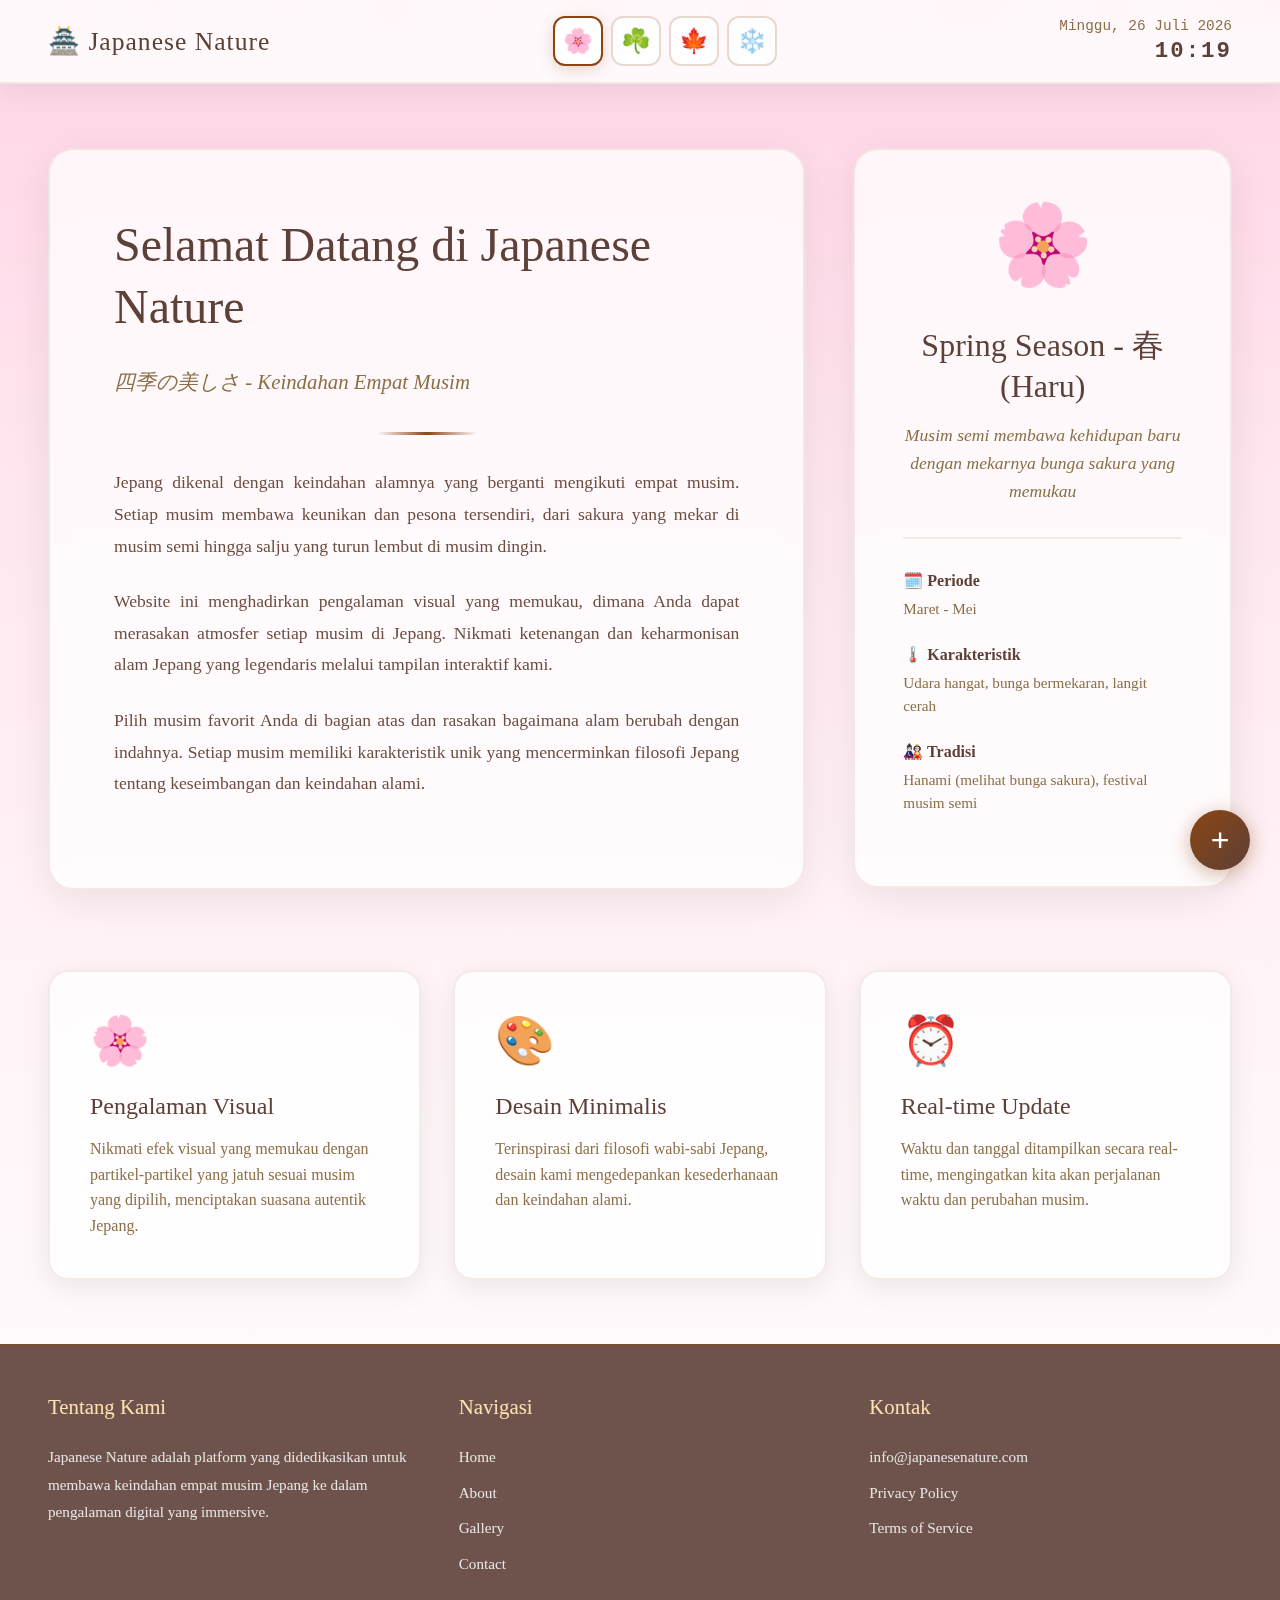
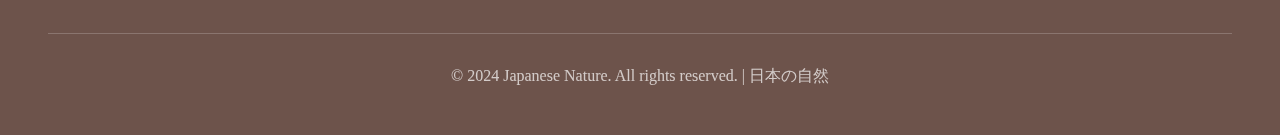
<file: japanese.html>
<!DOCTYPE html>
<html lang="id">
<head>
    <meta charset="UTF-8">
    <meta name="viewport" content="width=device-width, initial-scale=1.0">
    <title>Japanese Nature - Seasonal Beauty</title>
    <style>
        * {
            margin: 0;
            padding: 0;
            box-sizing: border-box;
        }

        body {
            font-family: 'Georgia', 'Times New Roman', serif;
            transition: background 0.8s ease;
            overflow-x: hidden;
            min-height: 100vh;
            display: flex;
            flex-direction: column;
        }

        body.spring {
            background: linear-gradient(to bottom, #ffd4e5 0%, #ffe8f0 30%, #fff5f8 60%, #ffffff 100%);
        }

        body.summer {
            background: linear-gradient(to bottom, #c8e6c9 0%, #dcedc8 30%, #f1f8e9 60%, #ffffff 100%);
        }

        body.autumn {
            background: linear-gradient(to bottom, #ffcc80 0%, #ffe0b2 30%, #fff3e0 60%, #ffffff 100%);
        }

        body.winter {
            background: linear-gradient(to bottom, #bbdefb 0%, #e1f5fe 30%, #f1f8ff 60%, #ffffff 100%);
        }

        #particles {
            position: fixed;
            top: 0;
            left: 0;
            width: 100%;
            height: 100%;
            pointer-events: none;
            z-index: 1;
        }

        .particle {
            position: absolute;
            font-size: 20px;
            animation: fall linear infinite;
            opacity: 0.8;
        }

        @keyframes fall {
            0% {
                transform: translateY(-10vh) rotate(0deg);
                opacity: 1;
            }
            100% {
                transform: translateY(110vh) rotate(360deg);
                opacity: 0.3;
            }
        }

        header {
            background: rgba(255, 255, 255, 0.85);
            backdrop-filter: blur(15px);
            padding: 1rem 3rem;
            box-shadow: 0 4px 30px rgba(0, 0, 0, 0.08);
            position: sticky;
            top: 0;
            z-index: 100;
            border-bottom: 2px solid rgba(139, 69, 19, 0.1);
        }

        .header-content {
            max-width: 1400px;
            margin: 0 auto;
            display: flex;
            justify-content: space-between;
            align-items: center;
            gap: 2rem;
        }

        .logo-section {
            display: flex;
            align-items: center;
            gap: 1rem;
        }

        header h1 {
            font-size: 1.6rem;
            color: #5d4037;
            font-weight: 500;
            letter-spacing: 1px;
        }

        .header-season-selector {
            display: flex;
            gap: 0.5rem;
            align-items: center;
        }

        .season-icon-btn {
            width: 50px;
            height: 50px;
            border: 2px solid rgba(139, 69, 19, 0.2);
            border-radius: 12px;
            background: rgba(255, 255, 255, 0.8);
            font-size: 1.5rem;
            cursor: pointer;
            transition: all 0.3s;
            display: flex;
            align-items: center;
            justify-content: center;
        }

        .season-icon-btn:hover {
            transform: translateY(-3px);
            box-shadow: 0 6px 20px rgba(0, 0, 0, 0.15);
            background: white;
        }

        .season-icon-btn.active {
            border-color: #8b4513;
            background: white;
            box-shadow: 0 4px 15px rgba(139, 69, 19, 0.2);
        }

        .header-clock {
            display: flex;
            flex-direction: column;
            align-items: flex-end;
            font-family: 'Courier New', monospace;
            color: #5d4037;
        }

        .header-date {
            font-size: 0.9rem;
            color: #8b6f47;
            margin-bottom: 0.2rem;
        }

        .header-time {
            font-size: 1.4rem;
            font-weight: 700;
            letter-spacing: 2px;
        }

        main {
            flex: 1;
            position: relative;
            z-index: 2;
            padding: 4rem 3rem;
        }

        .content-wrapper {
            max-width: 1400px;
            margin: 0 auto;
            display: grid;
            grid-template-columns: 2fr 1fr;
            gap: 3rem;
        }

        .welcome-section {
            background: rgba(255, 255, 255, 0.75);
            backdrop-filter: blur(10px);
            border-radius: 25px;
            padding: 4rem;
            box-shadow: 0 10px 40px rgba(0, 0, 0, 0.08);
            border: 2px solid rgba(139, 69, 19, 0.1);
        }

        .welcome-section h2 {
            font-size: 3rem;
            color: #5d4037;
            margin-bottom: 1.5rem;
            font-weight: 400;
            line-height: 1.3;
        }

        .welcome-section .subtitle {
            font-size: 1.3rem;
            color: #8b6f47;
            margin-bottom: 2rem;
            font-style: italic;
        }

        .welcome-section p {
            font-size: 1.1rem;
            color: #6d4c41;
            line-height: 1.8;
            margin-bottom: 1.5rem;
            text-align: justify;
        }

        .nature-divider {
            width: 100px;
            height: 3px;
            background: linear-gradient(to right, transparent, #8b4513, transparent);
            margin: 2rem auto;
        }

        .season-info-card {
            background: rgba(255, 255, 255, 0.75);
            backdrop-filter: blur(10px);
            border-radius: 25px;
            padding: 3rem;
            box-shadow: 0 10px 40px rgba(0, 0, 0, 0.08);
            border: 2px solid rgba(139, 69, 19, 0.1);
            height: fit-content;
        }

        .season-icon-large {
            font-size: 5rem;
            text-align: center;
            margin-bottom: 2rem;
            display: block;
        }

        #season-title {
            font-size: 2rem;
            color: #5d4037;
            text-align: center;
            margin-bottom: 1rem;
            font-weight: 400;
        }

        #season-description {
            font-size: 1.1rem;
            color: #8b6f47;
            text-align: center;
            line-height: 1.6;
            font-style: italic;
        }

        .season-details {
            margin-top: 2rem;
            padding-top: 2rem;
            border-top: 2px solid rgba(139, 69, 19, 0.1);
        }

        .season-detail-item {
            margin-bottom: 1.5rem;
        }

        .season-detail-item h4 {
            color: #5d4037;
            font-size: 1rem;
            margin-bottom: 0.5rem;
            font-weight: 600;
        }

        .season-detail-item p {
            color: #8b6f47;
            font-size: 0.95rem;
            line-height: 1.5;
        }

        .features-grid {
            grid-column: 1 / -1;
            display: grid;
            grid-template-columns: repeat(auto-fit, minmax(300px, 1fr));
            gap: 2rem;
            margin-top: 2rem;
        }

        .feature-card {
            background: rgba(255, 255, 255, 0.75);
            backdrop-filter: blur(10px);
            border-radius: 20px;
            padding: 2.5rem;
            box-shadow: 0 8px 30px rgba(0, 0, 0, 0.08);
            border: 2px solid rgba(139, 69, 19, 0.1);
            transition: all 0.3s;
        }

        .feature-card:hover {
            transform: translateY(-5px);
            box-shadow: 0 12px 40px rgba(0, 0, 0, 0.12);
        }

        .feature-icon {
            font-size: 3rem;
            margin-bottom: 1.5rem;
            display: block;
        }

        .feature-card h3 {
            color: #5d4037;
            font-size: 1.5rem;
            margin-bottom: 1rem;
            font-weight: 400;
        }

        .feature-card p {
            color: #8b6f47;
            line-height: 1.6;
            font-size: 1rem;
        }

        footer {
            background: rgba(93, 64, 55, 0.9);
            backdrop-filter: blur(10px);
            padding: 3rem;
            color: #fff;
            margin-top: auto;
            z-index: 100;
            position: relative;
            border-top: 3px solid rgba(139, 69, 19, 0.3);
        }

        .footer-content {
            max-width: 1400px;
            margin: 0 auto;
            display: grid;
            grid-template-columns: repeat(auto-fit, minmax(250px, 1fr));
            gap: 3rem;
        }

        .footer-section h3 {
            font-size: 1.3rem;
            margin-bottom: 1.5rem;
            color: #ffe0b2;
            font-weight: 400;
        }

        .footer-section p, .footer-section a {
            color: rgba(255, 255, 255, 0.85);
            line-height: 1.8;
            font-size: 0.95rem;
            text-decoration: none;
            display: block;
            margin-bottom: 0.5rem;
            transition: color 0.3s;
        }

        .footer-section a:hover {
            color: #ffe0b2;
        }

        .footer-bottom {
            text-align: center;
            margin-top: 3rem;
            padding-top: 2rem;
            border-top: 1px solid rgba(255, 255, 255, 0.2);
            color: rgba(255, 255, 255, 0.7);
        }

        .fab {
            position: fixed;
            bottom: 30px;
            right: 30px;
            width: 60px;
            height: 60px;
            border-radius: 50%;
            background: linear-gradient(135deg, #8b4513 0%, #5d4037 100%);
            color: white;
            border: none;
            font-size: 2rem;
            cursor: pointer;
            box-shadow: 0 4px 20px rgba(139, 69, 19, 0.4);
            transition: all 0.3s;
            z-index: 1000;
            display: flex;
            align-items: center;
            justify-content: center;
        }

        .fab:hover {
            transform: scale(1.1) rotate(90deg);
            box-shadow: 0 6px 30px rgba(139, 69, 19, 0.6);
        }

        .mini-page {
            position: fixed;
            bottom: 100px;
            right: 30px;
            width: 320px;
            background: rgba(255, 255, 255, 0.95);
            backdrop-filter: blur(15px);
            border-radius: 20px;
            box-shadow: 0 8px 40px rgba(0, 0, 0, 0.2);
            opacity: 0;
            visibility: hidden;
            transform: translateY(20px);
            transition: all 0.3s;
            z-index: 999;
            border: 2px solid rgba(139, 69, 19, 0.2);
        }

        .mini-page.active {
            opacity: 1;
            visibility: visible;
            transform: translateY(0);
        }

        .mini-page-header {
            display: flex;
            justify-content: space-between;
            align-items: center;
            padding: 1.5rem;
            border-bottom: 2px solid rgba(139, 69, 19, 0.1);
            background: rgba(139, 69, 19, 0.05);
        }

        .mini-page-header h3 {
            color: #5d4037;
            font-size: 1.3rem;
            font-weight: 400;
        }

        .close-btn {
            background: none;
            border: none;
            font-size: 2rem;
            color: #8b6f47;
            cursor: pointer;
            transition: color 0.3s;
            width: 30px;
            height: 30px;
            display: flex;
            align-items: center;
            justify-content: center;
        }

        .close-btn:hover {
            color: #5d4037;
        }

        .mini-page-content {
            padding: 1rem;
        }

        .menu-item {
            display: flex;
            align-items: center;
            gap: 1rem;
            padding: 1rem;
            color: #5d4037;
            text-decoration: none;
            border-radius: 12px;
            transition: all 0.3s;
            margin-bottom: 0.5rem;
            border: 1px solid transparent;
        }

        .menu-item:hover {
            background: rgba(139, 69, 19, 0.08);
            transform: translateX(5px);
            border-color: rgba(139, 69, 19, 0.2);
        }

        .menu-item .icon {
            font-size: 1.5rem;
        }

        @media (max-width: 1024px) {
            .content-wrapper {
                grid-template-columns: 1fr;
            }
            
            .features-grid {
                grid-template-columns: repeat(auto-fit, minmax(250px, 1fr));
            }
        }

        @media (max-width: 768px) {
            header {
                padding: 1rem 1.5rem;
            }
            
            .header-content {
                flex-direction: column;
                gap: 1rem;
            }
            
            .header-season-selector {
                order: 3;
            }
            
            .header-clock {
                order: 2;
                align-items: center;
            }
            
            main {
                padding: 2rem 1.5rem;
            }
            
            .welcome-section {
                padding: 2.5rem;
            }
            
            .welcome-section h2 {
                font-size: 2rem;
            }
            
            .season-info-card {
                padding: 2rem;
            }
            
            .footer-content {
                grid-template-columns: 1fr;
                gap: 2rem;
            }
            
            .mini-page {
                right: 20px;
                width: calc(100% - 40px);
                max-width: 320px;
            }
        }
    </style>
</head>
<body>
    <div id="particles"></div>

    <header>
        <div class="header-content">
            <div class="logo-section">
                <h1>🏯 Japanese Nature</h1>
            </div>
            
            <div class="header-season-selector">
                <button onclick="changeSeason('spring')" class="season-icon-btn active" data-season="spring" title="Spring">🌸</button>
                <button onclick="changeSeason('summer')" class="season-icon-btn" data-season="summer" title="Summer">☘️</button>
                <button onclick="changeSeason('autumn')" class="season-icon-btn" data-season="autumn" title="Autumn">🍁</button>
                <button onclick="changeSeason('winter')" class="season-icon-btn" data-season="winter" title="Winter">❄️</button>
            </div>
            
            <div class="header-clock">
                <div id="header-date" class="header-date"></div>
                <div id="header-time" class="header-time"></div>
            </div>
        </div>
    </header>

    <main>
        <div class="content-wrapper">
            <div class="welcome-section">
                <h2>Selamat Datang di Japanese Nature</h2>
                <p class="subtitle">四季の美しさ - Keindahan Empat Musim</p>
                
                <div class="nature-divider"></div>
                
                <p>
                    Jepang dikenal dengan keindahan alamnya yang berganti mengikuti empat musim. Setiap musim membawa keunikan dan pesona tersendiri, dari sakura yang mekar di musim semi hingga salju yang turun lembut di musim dingin.
                </p>
                
                <p>
                    Website ini menghadirkan pengalaman visual yang memukau, dimana Anda dapat merasakan atmosfer setiap musim di Jepang. Nikmati ketenangan dan keharmonisan alam Jepang yang legendaris melalui tampilan interaktif kami.
                </p>
                
                <p>
                    Pilih musim favorit Anda di bagian atas dan rasakan bagaimana alam berubah dengan indahnya. Setiap musim memiliki karakteristik unik yang mencerminkan filosofi Jepang tentang keseimbangan dan keindahan alami.
                </p>
            </div>

            <div class="season-info-card">
                <span id="season-icon" class="season-icon-large">🌸</span>
                <h2 id="season-title">Spring Season</h2>
                <p id="season-description">Cherry blossoms bloom across the landscape</p>
                
                <div class="season-details">
                    <div class="season-detail-item">
                        <h4>🗓️ Periode</h4>
                        <p id="season-period-text">Maret - Mei</p>
                    </div>
                    <div class="season-detail-item">
                        <h4>🌡️ Karakteristik</h4>
                        <p id="season-characteristics">Udara hangat, bunga bermekaran</p>
                    </div>
                    <div class="season-detail-item">
                        <h4>🎎 Tradisi</h4>
                        <p id="season-traditions">Hanami (melihat bunga sakura)</p>
                    </div>
                </div>
            </div>

            <div class="features-grid">
                <div class="feature-card">
                    <span class="feature-icon">🌸</span>
                    <h3>Pengalaman Visual</h3>
                    <p>Nikmati efek visual yang memukau dengan partikel-partikel yang jatuh sesuai musim yang dipilih, menciptakan suasana autentik Jepang.</p>
                </div>
                
                <div class="feature-card">
                    <span class="feature-icon">🎨</span>
                    <h3>Desain Minimalis</h3>
                    <p>Terinspirasi dari filosofi wabi-sabi Jepang, desain kami mengedepankan kesederhanaan dan keindahan alami.</p>
                </div>
                
                <div class="feature-card">
                    <span class="feature-icon">⏰</span>
                    <h3>Real-time Update</h3>
                    <p>Waktu dan tanggal ditampilkan secara real-time, mengingatkan kita akan perjalanan waktu dan perubahan musim.</p>
                </div>
            </div>
        </div>
    </main>

    <footer>
        <div class="footer-content">
            <div class="footer-section">
                <h3>Tentang Kami</h3>
                <p>Japanese Nature adalah platform yang didedikasikan untuk membawa keindahan empat musim Jepang ke dalam pengalaman digital yang immersive.</p>
            </div>
            
            <div class="footer-section">
                <h3>Navigasi</h3>
                <a href="#home">Home</a>
                <a href="#about">About</a>
                <a href="#gallery">Gallery</a>
                <a href="#contact">Contact</a>
            </div>
            
            <div class="footer-section">
                <h3>Kontak</h3>
                <a href="mailto:info@japanesenature.com">info@japanesenature.com</a>
                <a href="#privacy">Privacy Policy</a>
                <a href="#terms">Terms of Service</a>
            </div>
        </div>
        
        <div class="footer-bottom">
            <p>&copy; 2024 Japanese Nature. All rights reserved. | 日本の自然</p>
        </div>
    </footer>

    <button id="fab" class="fab">+</button>

    <div id="mini-page" class="mini-page">
        <div class="mini-page-header">
            <h3>Menu Navigasi</h3>
            <button id="close-menu" class="close-btn">&times;</button>
        </div>
        <div class="mini-page-content">
            <a href="#home" class="menu-item">
                <span class="icon">🏠</span>
                <span>Home</span>
            </a>
            <a href="#seasons" class="menu-item">
                <span class="icon">🌸</span>
                <span>Seasons</span>
            </a>
            <a href="#gallery" class="menu-item">
                <span class="icon">🖼️</span>
                <span>Gallery</span>
            </a>
            <a href="#about" class="menu-item">
                <span class="icon">ℹ️</span>
                <span>About</span>
            </a>
            <a href="#contact" class="menu-item">
                <span class="icon">📧</span>
                <span>Contact</span>
            </a>
        </div>
    </div>

    <script>
        const seasons = {
            spring: {
                title: 'Spring Season',
                titleJp: '春 (Haru)',
                description: 'Musim semi membawa kehidupan baru dengan mekarnya bunga sakura yang memukau',
                particle: '🌸',
                particleCount: 30,
                icon: '🌸',
                period: 'Maret - Mei',
                characteristics: 'Udara hangat, bunga bermekaran, langit cerah',
                traditions: 'Hanami (melihat bunga sakura), festival musim semi'
            },
            summer: {
                title: 'Summer Season',
                titleJp: '夏 (Natsu)',
                description: 'Musim panas penuh dengan kehijauan segar dan semangat festival matsuri',
                particle: '☘️',
                particleCount: 25,
                icon: '☘️',
                period: 'Juni - Agustus',
                characteristics: 'Panas, lembab, hijau subur, langit biru',
                traditions: 'Matsuri (festival musim panas), kembang api'
            },
            autumn: {
                title: 'Autumn Season',
                titleJp: '秋 (Aki)',
                description: 'Musim gugur mempesona dengan dedaunan maple yang berubah menjadi emas',
                particle: '🍁',
                particleCount: 35,
                icon: '🍁',
                period: 'September - November',
                characteristics: 'Sejuk, dedaunan berubah warna, udara segar',
                traditions: 'Momijigari (melihat daun maple), panen'
            },
            winter: {
                title: 'Winter Season',
                titleJp: '冬 (Fuyu)',
                description: 'Musim dingin membawa ketenangan dengan salju yang turun lembut',
                particle: '❄️',
                particleCount: 40,
                icon: '❄️',
                period: 'Desember - Februari',
                characteristics: 'Dingin, bersalju, pemandangan putih bersih',
                traditions: 'Onsen (pemandian air panas), perayaan tahun baru'
            }
        };

        let currentSeason = 'spring';
        let particleInterval;

        document.addEventListener('DOMContentLoaded', function() {
            initializeClock();
            changeSeason('spring');
            initializeFAB();
        });

        function initializeClock() {
            updateDateTime();
            setInterval(updateDateTime, 1000);
        }

        function updateDateTime() {
            const now = new Date();
            const days = ['Minggu', 'Senin', 'Selasa', 'Rabu', 'Kamis', 'Jumat', 'Sabtu'];
            const months = ['Januari', 'Februari', 'Maret', 'April', 'Mei', 'Juni', 'Juli', 'Agustus', 'September', 'Oktober', 'November', 'Desember'];
            
            const day = days[now.getDay()];
            const date = now.getDate();
            const month = months[now.getMonth()];
            const year = now.getFullYear();
            const hours = String(now.getHours()).padStart(2, '0');
            const minutes = String(now.getMinutes()).padStart(2, '0');
            
            document.getElementById('header-date').textContent = `${day}, ${date} ${month} ${year}`;
            document.getElementById('header-time').textContent = `${hours}:${minutes}`;
        }

        function changeSeason(season) {
            if (!seasons[season]) return;
            currentSeason = season;
            const config = seasons[season];
            
            document.body.className = season;
            
            document.querySelectorAll('.season-icon-btn').forEach(btn => {
                btn.classList.remove('active');
                if (btn.dataset.season === season) {
                    btn.classList.add('active');
                }
            });
            
            document.getElementById('season-icon').textContent = config.icon;
            document.getElementById('season-title').textContent = `${config.title} - ${config.titleJp}`;
            document.getElementById('season-description').textContent = config.description;
            document.getElementById('season-period-text').textContent = config.period;
            document.getElementById('season-characteristics').textContent = config.characteristics;
            document.getElementById('season-traditions').textContent = config.traditions;
            
            createParticles(season);
        }

        function createParticles(season) {
            const container = document.getElementById('particles');
            container.innerHTML = '';
            
            if (particleInterval) {
                clearInterval(particleInterval);
            }
            
            const config = seasons[season];
            
            for (let i = 0; i < config.particleCount; i++) {
                addParticle(container, config.particle);
            }
            
            particleInterval = setInterval(() => {
                if (container.children.length < config.particleCount * 2) {
                    addParticle(container, config.particle);
                }
            }, 800);
        }

        function addParticle(container, particle) {
            const el = document.createElement('div');
            el.className = 'particle';
            el.textContent = particle;
            el.style.left = Math.random() * 100 + '%';
            el.style.fontSize = (Math.random() * 15 + 15) + 'px';
            
            const duration = Math.random() * 10 + 10;
            const delay = Math.random() * 5;
            el.style.animationDuration = duration + 's';
            el.style.animationDelay = delay + 's';
            
            container.appendChild(el);
            
            setTimeout(() => {
                if (el.parentNode) el.remove();
            }, (duration + delay) * 1000);
        }

        function initializeFAB() {
            const fab = document.getElementById('fab');
            const miniPage = document.getElementById('mini-page');
            const closeBtn = document.getElementById('close-menu');
            
            fab.addEventListener('click', () => {
                miniPage.classList.toggle('active');
                fab.style.transform = miniPage.classList.contains('active') ? 'rotate(45deg)' : 'rotate(0deg)';
            });
            
            closeBtn.addEventListener('click', () => {
                miniPage.classList.remove('active');
                fab.style.transform = 'rotate(0deg)';
            });
            
            document.querySelectorAll('.menu-item').forEach(item => {
                item.addEventListener('click', () => {
                    miniPage.classList.remove('active');
                    fab.style.transform = 'rotate(0deg)';
                });
            });
            
            document.addEventListener('click', (e) => {
                if (!miniPage.contains(e.target) && !fab.contains(e.target)) {
                    miniPage.classList.remove('active');
                    fab.style.transform = 'rotate(0deg)';
                }
            });
        }
    </script>
</body>
</html>
</file>
